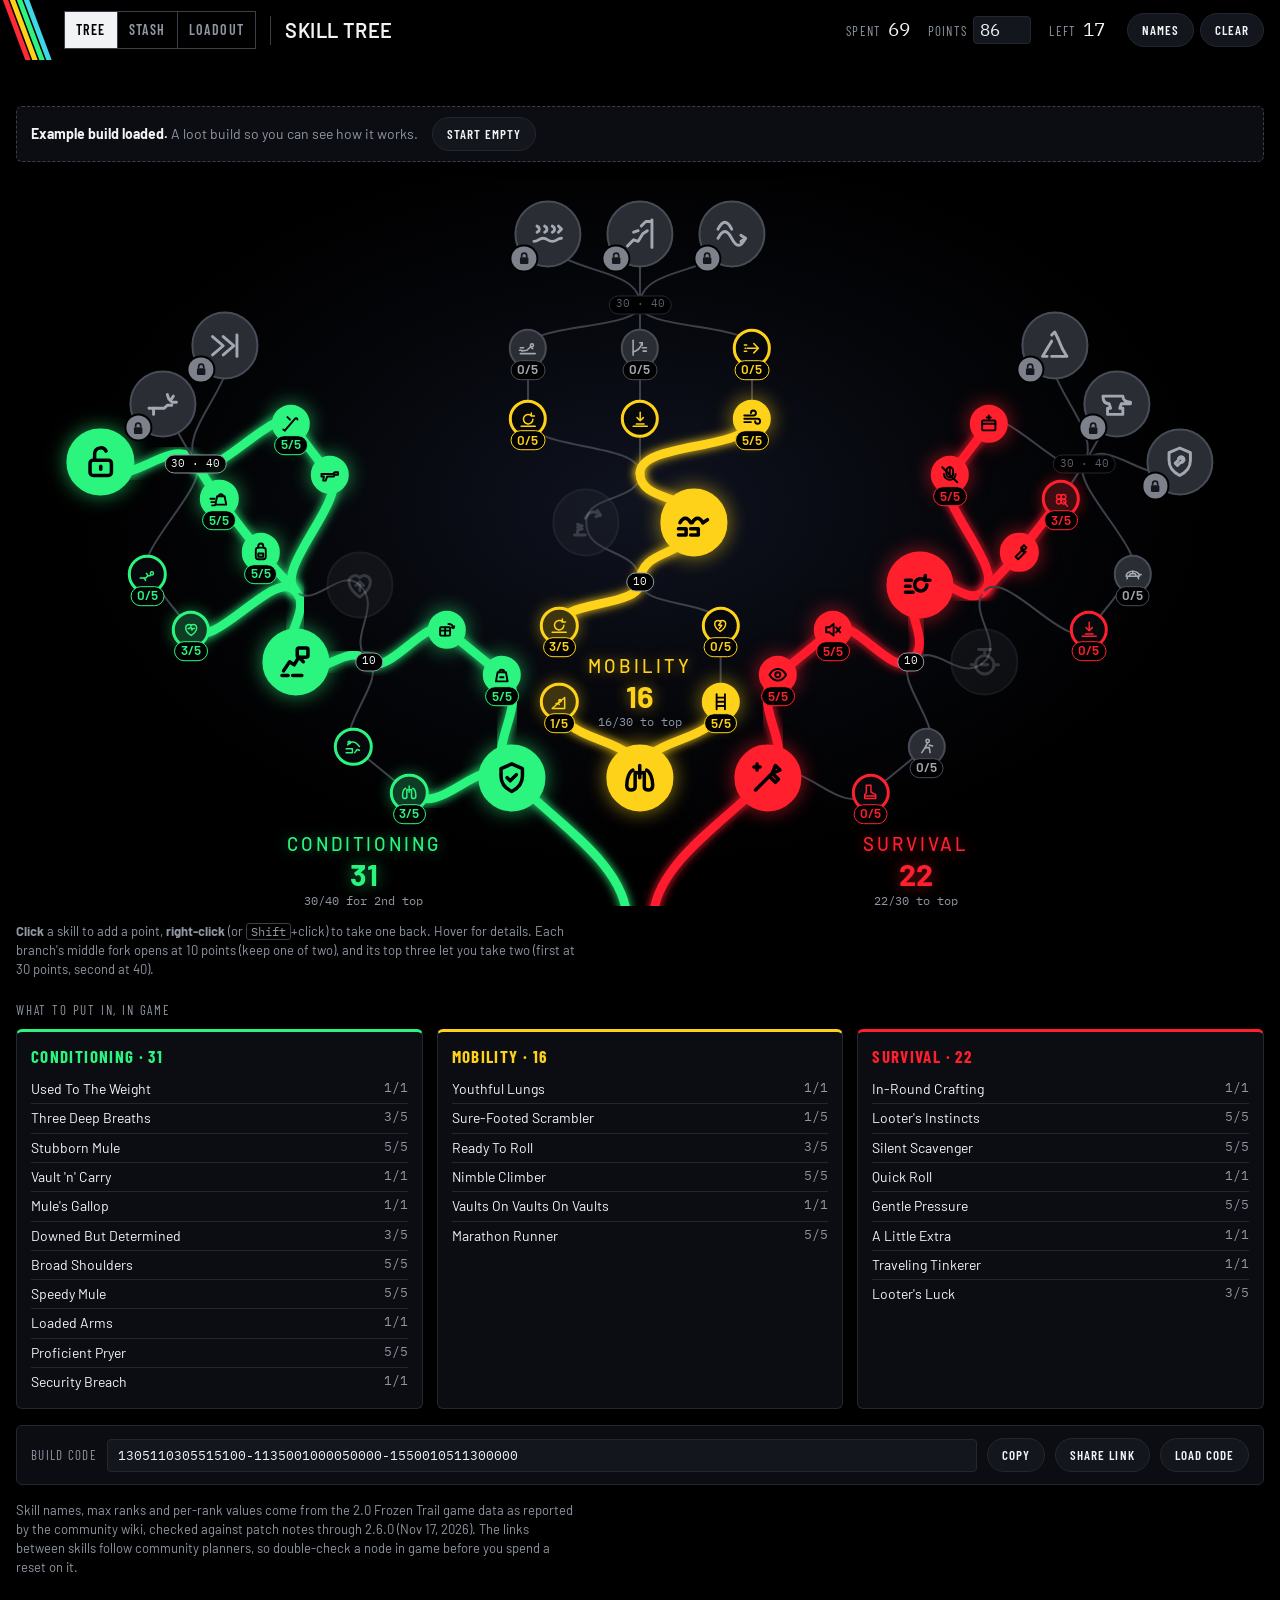
<file: index.html>
<!doctype html>
<html lang="en">
<head>
<meta charset="utf-8">
<meta name="viewport" content="width=device-width,initial-scale=1,viewport-fit=cover">
<title>Raider Skill Planner</title>
<meta name="description" content="Plan your ARC Raiders 2.0 skill tree: Conditioning, Mobility and Survival.">
<meta name="theme-color" content="#000000">
<meta name="format-detection" content="telephone=no">
<meta name="app-version" content="202611210040">
<link rel="icon" type="image/png" sizes="32x32" href="icons/favicon-32.png">
<link rel="icon" type="image/png" sizes="64x64" href="icons/favicon-64.png">
<link rel="apple-touch-icon" href="icons/apple-touch-icon.png">
<link rel="manifest" href="manifest.webmanifest">
<meta name="apple-mobile-web-app-capable" content="yes">
<meta name="mobile-web-app-capable" content="yes">
<meta name="apple-mobile-web-app-title" content="Skill Tree">
<meta name="apple-mobile-web-app-status-bar-style" content="black-translucent">
<link rel="preconnect" href="https://fonts.googleapis.com">
<link rel="stylesheet" href="https://fonts.googleapis.com/css2?family=Barlow+Condensed:wght@500;600;700&family=Barlow:wght@400;500;600;700&family=IBM+Plex+Mono:wght@500&display=swap">
<link rel="stylesheet" href="css/skill-tree.css?v=202611210040">
</head>
<body>
<header class="bar">
  <div class="brand">
    <svg class="stripes" viewBox="0 0 60 96" aria-hidden="true"><g fill="none" stroke-width="5"><path d="M4 0 L40 96" stroke="#ff2a36"/><path d="M11 0 L47 96" stroke="#ffd21a"/><path d="M18 0 L54 96" stroke="#2bf57f"/><path d="M25 0 L61 96" stroke="#3fd6e8"/></g></svg>
    <nav class="pages" aria-label="Sections"><a href="./" aria-label="Skill tree" aria-current="page"><svg viewBox="0 0 24 24" aria-hidden="true"><path d="M12 21V9M12 13 6 8M12 11l6-5M6 8V4M18 6V3"/><circle cx="12" cy="21" r="1.5"/><circle cx="6" cy="4" r="1.5"/><circle cx="18" cy="3" r="1.5"/><circle cx="12" cy="8" r="1.5"/></svg><span>Tree</span></a><a href="inventory.html" aria-label="Stash"><svg viewBox="0 0 24 24" aria-hidden="true"><path d="M3 8h18v12H3zM3 8l2-4h14l2 4M9 12h6"/></svg><span>Stash</span></a><a href="loadout.html" aria-label="Loadout"><svg viewBox="0 0 24 24" aria-hidden="true"><circle cx="12" cy="12" r="7"/><path d="M12 2v6M12 16v6M2 12h6M16 12h6"/></svg><span>Loadout</span></a></nav>
    <h1>Skill Tree</h1>
  </div>
  <div class="stats">
    <div class="stat"><span class="lab">Spent</span><span class="num" id="spent">0</span></div>
    <div class="stat"><label class="lab" for="availMax">Points</label><input id="availMax" type="number" inputmode="numeric" min="0" max="200" value="86"></div>
    <div class="stat"><span class="lab">Left</span><span class="num" id="leftMax">86</span></div>
  </div>
  <button class="btn menu-btn" id="menuBtn" type="button" aria-expanded="false" aria-controls="extras">Build</button>
  <div class="tools">
    <button class="btn" id="namesBtn" type="button" aria-pressed="false">Names</button>
    <button class="btn danger" id="resetAll" type="button">Clear</button>
  </div>
</header>

<div class="wrap">
  <div class="msg ok" id="msg" role="status" aria-live="polite"></div>
  <div class="example" id="exampleBox" hidden>
    <span><strong>Example build loaded.</strong><span class="ex-long"> A loot build so you can see how it works.</span></span>
    <button class="btn" id="clearExample" type="button">Start empty</button>
  </div>

  <nav class="tabs" id="tabs" role="tablist" aria-label="Branch" hidden>
    <button type="button" role="tab" data-v="c" style="--c:var(--cond)">Cond<span data-tt="c"></span></button>
    <button type="button" role="tab" data-v="m" style="--c:var(--mob)">Mobility<span data-tt="m"></span></button>
    <button type="button" role="tab" data-v="s" style="--c:var(--surv)">Survival<span data-tt="s"></span></button>
  </nav>
  <div class="branch-head" id="branchHead" hidden></div>
  <div class="scroller"><div class="field glow" id="field"></div></div>
  <section class="extras" id="extras">
  <div class="extras-hd"><h2>Your build</h2><button class="btn" id="menuDone" type="button">Done</button></div>
  <div class="extras-tools" id="extrasTools"></div>

  <p class="help" id="help"><strong>Click</strong> a skill to add a point, <strong>right-click</strong> (or <kbd>Shift</kbd>+click) to take one back. Hover for details. Each branch's middle fork opens at 10 points (keep one of two), and its top three let you take two (first at 30 points, second at 40).</p>

  <div class="sectlab">What to put in, in game</div>
  <div class="summary" id="summary"></div>

  <div class="code">
    <span class="lab">Build code</span>
    <input id="codeBox" aria-label="Build code" spellcheck="false">
    <button class="btn" id="copyCode" type="button">Copy</button>
    <button class="btn" id="copyLink" type="button">Share link</button>
    <button class="btn" id="loadCode" type="button">Load code</button>
  </div>
  <p class="help">Skill names, max ranks and per-rank values come from the 2.0 Frozen Trail game data as reported by the community wiki, checked against patch notes through 2.6.0 (Nov 17, 2026). The links between skills follow community planners, so double-check a node in game before you spend a reset on it.</p>
  </section>
</div>

<div class="tip" id="tip" hidden></div>
<script src="js/skill-data.js?v=202611210040"></script>
<script src="js/icons.js?v=202611210040"></script>
<script src="js/skill-tree.js?v=202611210040"></script>
</body>
</html>
</file>
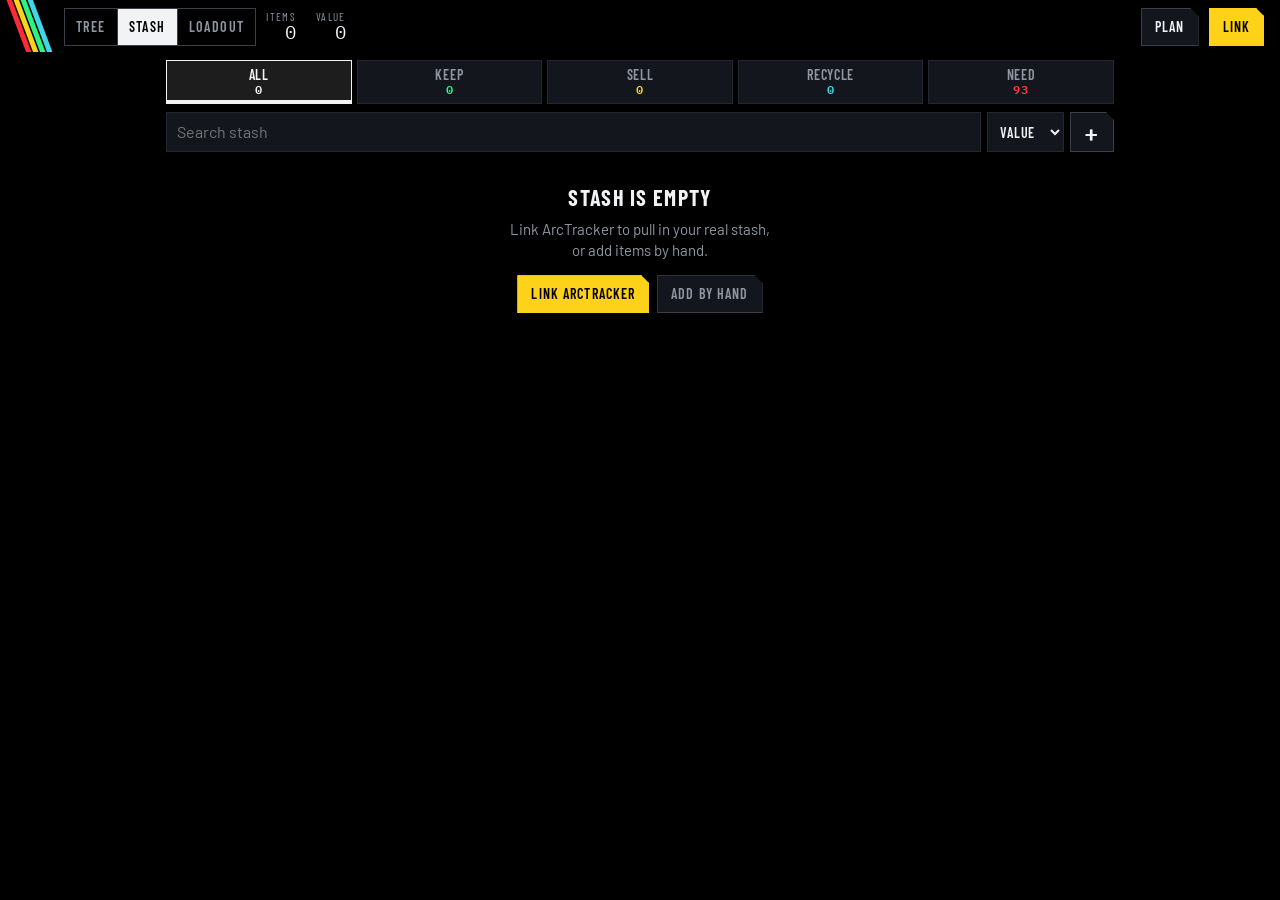
<file: inventory.html>
<!doctype html>
<html lang="en">
<head>
<meta charset="utf-8">
<meta name="viewport" content="width=device-width,initial-scale=1,viewport-fit=cover">
<title>Raider Stash</title>
<meta name="description" content="ARC Raiders stash manager: what to keep, sell or recycle, and what you still need for upgrades, projects and quests.">
<meta name="theme-color" content="#000000">
<meta name="format-detection" content="telephone=no">
<meta name="app-version" content="202611210040">
<link rel="icon" type="image/png" sizes="32x32" href="icons/favicon-32.png">
<link rel="icon" type="image/png" sizes="64x64" href="icons/favicon-64.png">
<link rel="apple-touch-icon" href="icons/apple-touch-icon.png">
<link rel="manifest" href="manifest.webmanifest">
<meta name="apple-mobile-web-app-capable" content="yes">
<meta name="mobile-web-app-capable" content="yes">
<meta name="apple-mobile-web-app-title" content="Skill Tree">
<meta name="apple-mobile-web-app-status-bar-style" content="black-translucent">
<link rel="preconnect" href="https://fonts.googleapis.com">
<link rel="stylesheet" href="https://fonts.googleapis.com/css2?family=Barlow+Condensed:wght@500;600;700&family=Barlow:wght@400;500;600;700&family=IBM+Plex+Mono:wght@500&display=swap">
<link rel="stylesheet" href="css/inventory.css?v=202611210040">
</head>
<body>
<header class="ibar" id="bar">
  <svg class="stripes" viewBox="0 0 60 96" aria-hidden="true"><g fill="none" stroke-width="5"><path d="M4 0 L40 96" stroke="#ff2a36"/><path d="M11 0 L47 96" stroke="#ffd21a"/><path d="M18 0 L54 96" stroke="#2bf57f"/><path d="M25 0 L61 96" stroke="#3fd6e8"/></g></svg>
  <nav class="pages" aria-label="Sections"><a href="./" aria-label="Skill tree"><svg viewBox="0 0 24 24" aria-hidden="true"><path d="M12 21V9M12 13 6 8M12 11l6-5M6 8V4M18 6V3"/><circle cx="12" cy="21" r="1.5"/><circle cx="6" cy="4" r="1.5"/><circle cx="18" cy="3" r="1.5"/><circle cx="12" cy="8" r="1.5"/></svg><span>Tree</span></a><a href="inventory.html" aria-label="Stash" aria-current="page"><svg viewBox="0 0 24 24" aria-hidden="true"><path d="M3 8h18v12H3zM3 8l2-4h14l2 4M9 12h6"/></svg><span>Stash</span></a><a href="loadout.html" aria-label="Loadout"><svg viewBox="0 0 24 24" aria-hidden="true"><circle cx="12" cy="12" r="7"/><path d="M12 2v6M12 16v6M2 12h6M16 12h6"/></svg><span>Loadout</span></a></nav>
  <div class="istats">
    <div class="istat"><span class="lab">Items</span><span class="num" id="statItems">0</span></div>
    <div class="istat"><span class="lab">Value</span><span class="num" id="statValue">0</span></div>
  </div>
  <span class="spacer"></span>
  <button class="abtn" id="planBtn" type="button">Plan</button>
  <button class="abtn hot" id="linkBtn" type="button">Link</button>
</header>

<main class="imain">
  <div class="filters" id="filters" role="tablist" aria-label="Show">
    <button type="button" role="tab" data-f="all">All<span></span></button>
    <button type="button" role="tab" data-f="keep" style="--c:var(--keep)">Keep<span></span></button>
    <button type="button" role="tab" data-f="sell" style="--c:var(--sell)">Sell<span></span></button>
    <button type="button" role="tab" data-f="recycle" style="--c:var(--recy)">Recycle<span></span></button>
    <button type="button" role="tab" data-f="need" style="--c:var(--need)">Need<span></span></button>
  </div>
  <div class="searchrow">
    <input id="q" type="search" placeholder="Search stash" autocomplete="off" spellcheck="false" aria-label="Search">
    <select id="sort" aria-label="Sort">
      <option value="value">Value</option>
      <option value="name">Name</option>
      <option value="qty">Qty</option>
      <option value="rarity">Rarity</option>
    </select>
    <button class="abtn sq" id="addBtn" type="button" aria-label="Add item">+</button>
  </div>
  <div class="note" id="note"></div>
  <ul class="list" id="list"></ul>
</main>

<!-- item details -->
<div class="scrim" id="scrim" hidden></div>
<section class="sheet" id="itemSheet" hidden aria-label="Item"></section>

<!-- full-screen panels -->
<section class="panel" id="addPanel" hidden aria-label="Add item">
  <div class="phd"><h2>Add item</h2><button class="abtn" data-close type="button">Done</button></div>
  <input id="addQ" type="search" placeholder="Search all items" autocomplete="off" spellcheck="false" aria-label="Search all items">
  <ul class="list compact" id="addList"></ul>
</section>

<section class="panel" id="linkPanel" hidden aria-label="Link ArcTracker">
  <div class="phd"><h2>Your stash</h2><button class="abtn" data-close type="button">Done</button></div>
  <div class="card" id="linkStatus"></div>
  <div class="card">
    <h3>ArcTracker link</h3>
    <label class="fld"><span>App key</span><input id="appKey" placeholder="arc_k1_..." autocomplete="off" autocapitalize="off" spellcheck="false"></label>
    <label class="fld"><span>Your key</span><input id="userKey" placeholder="arc_u1_..." autocomplete="off" autocapitalize="off" spellcheck="false"></label>
    <div class="row">
      <button class="abtn hot grow" id="syncBtn" type="button">Save &amp; sync</button>
      <button class="abtn" id="forgetBtn" type="button">Forget keys</button>
    </div>
    <p class="fine">Keys stay on this device only. They are never sent anywhere except ArcTracker.</p>
    <details class="steps">
      <summary>How to get the keys (about 10 min, once)</summary>
      <ol>
        <li>On <a href="https://arctracker.io" target="_blank" rel="noopener">arctracker.io</a>, sign in and link your ARC Raiders account so it can see your stash.</li>
        <li>Open <a href="https://arctracker.io/developers/apps" target="_blank" rel="noopener">Developers › Apps</a> and register an app (any name, e.g. "My Companion"). Copy the <b>app key</b> (arc_k1_…).</li>
        <li>Open <a href="https://arctracker.io/settings" target="_blank" rel="noopener">Settings › Developer Access</a> and create a personal key. Tick <b>stash:read</b>, plus <b>hideout:read</b>, <b>quests:read</b> and <b>projects:read</b> so your plan fills in by itself. Copy it (arc_u1_…).</li>
        <li>Paste both keys above and tap <b>Save &amp; sync</b>.</li>
      </ol>
    </details>
  </div>
  <div class="card">
    <h3>No link? Type or paste it</h3>
    <p class="fine">Use <b>+</b> on the main screen to add items one by one, or paste a list here: one item per line, like <code>Rusted Gear x4</code> or <code>Wires, 12</code>. JSON from Export works too.</p>
    <textarea id="importBox" rows="5" spellcheck="false" placeholder="Metal Parts x40&#10;Wires, 12"></textarea>
    <div class="row">
      <button class="abtn grow" id="importAdd" type="button">Add to stash</button>
      <button class="abtn grow" id="importReplace" type="button">Replace stash</button>
    </div>
    <div class="row">
      <button class="abtn grow" id="exportBtn" type="button">Copy export</button>
      <button class="abtn danger grow" id="clearBtn" type="button">Empty stash</button>
    </div>
  </div>
  <p class="fine">Item values and recipes: ArcTracker game data from <span id="dataDate"></span> (<a href="https://github.com/RaidTheory/arcraiders-data" target="_blank" rel="noopener">RaidTheory/arcraiders-data</a>). Fan-made, not affiliated with Embark Studios.</p>
</section>

<section class="panel" id="planPanel" hidden aria-label="Plan">
  <div class="phd"><h2>Plan</h2><button class="abtn" data-close type="button">Done</button></div>
  <p class="fine" id="planSrc"></p>
  <div class="card">
    <h3>Workshop</h3>
    <label class="tog"><input type="checkbox" id="nextOnly"> <span>Only keep for the next level of each station</span></label>
    <ul class="steppers" id="hideoutList"></ul>
  </div>
  <div class="card">
    <h3>Projects</h3>
    <ul class="steppers" id="projectList"></ul>
  </div>
  <div class="card">
    <h3>Quest turn-ins</h3>
    <p class="fine">Tick quests you've finished.</p>
    <ul class="checks" id="questList"></ul>
  </div>
</section>

<div class="toast" id="toast" role="status" aria-live="polite"></div>
<script src="js/game-data.js?v=202611210040"></script>
<script src="js/inventory.js?v=202611210040"></script>
</body>
</html>
</file>
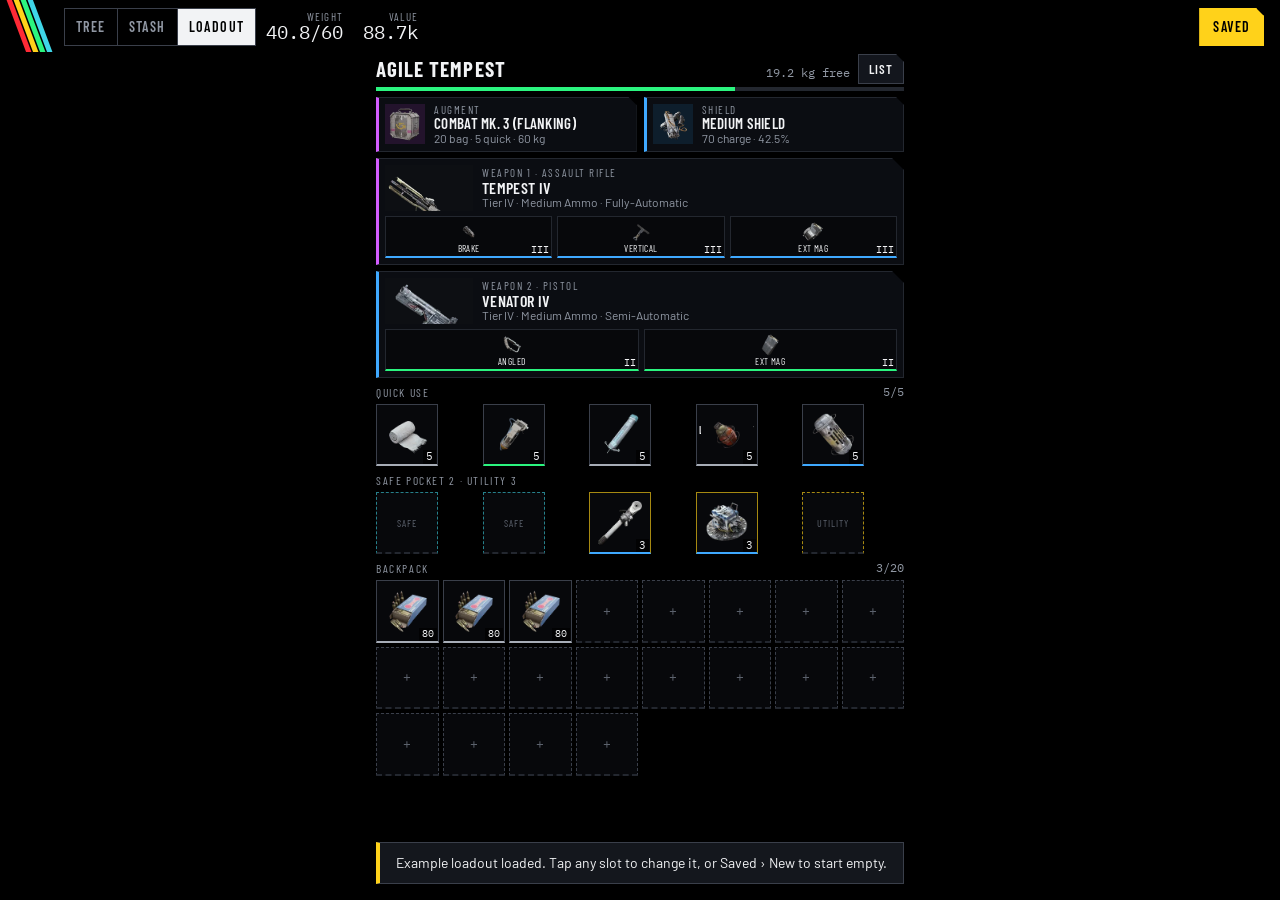
<file: loadout.html>
<!doctype html>
<html lang="en">
<head>
<meta charset="utf-8">
<meta name="viewport" content="width=device-width,initial-scale=1,viewport-fit=cover">
<title>Raider Loadout</title>
<meta name="description" content="ARC Raiders loadout planner: augment, shield, weapons with mods and Amplified upgrades, quick use, safe pocket and backpack.">
<meta name="theme-color" content="#000000">
<meta name="format-detection" content="telephone=no">
<meta name="app-version" content="202611210040">
<link rel="icon" type="image/png" sizes="32x32" href="icons/favicon-32.png">
<link rel="icon" type="image/png" sizes="64x64" href="icons/favicon-64.png">
<link rel="apple-touch-icon" href="icons/apple-touch-icon.png">
<link rel="manifest" href="manifest.webmanifest">
<meta name="apple-mobile-web-app-capable" content="yes">
<meta name="mobile-web-app-capable" content="yes">
<meta name="apple-mobile-web-app-title" content="Skill Tree">
<meta name="apple-mobile-web-app-status-bar-style" content="black-translucent">
<link rel="preconnect" href="https://fonts.googleapis.com">
<link rel="stylesheet" href="https://fonts.googleapis.com/css2?family=Barlow+Condensed:wght@500;600;700&family=Barlow:wght@400;500;600;700&family=IBM+Plex+Mono:wght@500&display=swap">
<link rel="stylesheet" href="css/loadout.css?v=202611210040">
</head>
<body>
<header class="ibar">
  <svg class="stripes" viewBox="0 0 60 96" aria-hidden="true"><g fill="none" stroke-width="5"><path d="M4 0 L40 96" stroke="#ff2a36"/><path d="M11 0 L47 96" stroke="#ffd21a"/><path d="M18 0 L54 96" stroke="#2bf57f"/><path d="M25 0 L61 96" stroke="#3fd6e8"/></g></svg>
  <nav class="pages" aria-label="Sections"><a href="./" aria-label="Skill tree"><svg viewBox="0 0 24 24" aria-hidden="true"><path d="M12 21V9M12 13 6 8M12 11l6-5M6 8V4M18 6V3"/><circle cx="12" cy="21" r="1.5"/><circle cx="6" cy="4" r="1.5"/><circle cx="18" cy="3" r="1.5"/><circle cx="12" cy="8" r="1.5"/></svg><span>Tree</span></a><a href="inventory.html" aria-label="Stash"><svg viewBox="0 0 24 24" aria-hidden="true"><path d="M3 8h18v12H3zM3 8l2-4h14l2 4M9 12h6"/></svg><span>Stash</span></a><a href="loadout.html" aria-label="Loadout" aria-current="page"><svg viewBox="0 0 24 24" aria-hidden="true"><circle cx="12" cy="12" r="7"/><path d="M12 2v6M12 16v6M2 12h6M16 12h6"/></svg><span>Loadout</span></a></nav>
  <div class="istats">
    <div class="istat"><span class="lab">Weight</span><span class="num" id="statW">0</span></div>
    <div class="istat"><span class="lab">Value</span><span class="num" id="statV">0</span></div>
  </div>
  <span class="spacer"></span>
  <button class="abtn hot" id="savedBtn" type="button">Saved</button>
</header>

<main class="lmain" id="main">
  <div class="lname"><button type="button" id="nameBtn"><span id="loName">New loadout</span><small id="loNote"></small></button><button class="abtn" type="button" id="shopBtn">List</button></div>
  <div class="wbar" id="wbar" aria-hidden="true"><b></b></div>

  <div class="row2">
    <button class="slot big" type="button" data-k="aug" id="sAug"></button>
    <button class="slot big" type="button" data-k="shield" id="sShield"></button>
  </div>
  <div class="weap" id="w0"></div>
  <div class="weap" id="w1"></div>

  <div class="grp">
    <div class="glab"><span>Quick use</span><span id="qCount"></span></div>
    <div class="cells" id="quick"></div>
  </div>
  <div class="grp" id="grpX">
    <div class="glab"><span id="xLab">Safe pocket</span><span></span></div>
    <div class="cells" id="xcells"></div>
  </div>
  <div class="grp grow">
    <div class="glab"><span>Backpack</span><span id="bpCount"></span></div>
    <div class="cells bp" id="bp"></div>
  </div>
</main>

<div class="scrim" id="scrim" hidden></div>
<section class="sheet" id="sheet" hidden aria-label="Choose"></section>

<section class="panel" id="savedPanel" hidden aria-label="Loadouts">
  <div class="phd"><h2>Loadouts</h2><button class="abtn" data-close type="button">Done</button></div>
  <div class="card">
    <h3>This loadout</h3>
    <label class="fld"><span>Name</span><input id="nameIn" maxlength="40" autocomplete="off" spellcheck="false"></label>
    <div class="row">
      <button class="abtn hot grow" id="saveBtn" type="button">Save</button>
      <button class="abtn grow" id="newBtn" type="button">New</button>
      <button class="abtn danger grow" id="clearLo" type="button">Clear</button>
    </div>
  </div>
  <div class="card" id="haveCard"></div>
  <div class="card">
    <h3>Saved</h3>
    <ul class="saved" id="savedList"></ul>
  </div>
  <div class="card">
    <h3>Loadout code</h3>
    <textarea id="codeBox" rows="3" spellcheck="false" aria-label="Loadout code"></textarea>
    <div class="row">
      <button class="abtn grow" id="copyCode" type="button">Copy code</button>
      <button class="abtn grow" id="copyLink" type="button">Share link</button>
      <button class="abtn grow" id="loadCode" type="button">Load code</button>
    </div>
  </div>
  <p class="fine">Items, weapons and mods: ArcTracker game data from <span id="dataDate"></span> and <a href="https://github.com/RaidTheory/arcraiders-data" target="_blank" rel="noopener">RaidTheory/arcraiders-data</a>. Augment slot counts from community guides, checked against patch notes through 2.6.0 (Nov 17, 2026). Amplified upgrades follow the ARC Raiders Wiki. Fan-made, not affiliated with Embark Studios.</p>
</section>

<section class="panel" id="shopPanel" hidden aria-label="Shopping list">
  <div class="phd"><h2>Shopping list</h2><button class="abtn" data-close type="button">Done</button></div>
  <div class="card" id="shopTop"></div>
  <div class="card"><h3>Gather</h3><ul class="shop" id="shopGather"></ul></div>
  <div class="card"><h3>Craft, in this order</h3><ol class="shop craft" id="shopCraft"></ol></div>
  <div class="card" id="shopUsedCard"><h3>Already in your stash</h3><ul class="shop" id="shopUsed"></ul></div>
  <div class="row"><button class="abtn hot grow" id="copyShop" type="button">Copy list</button></div>
  <p class="fine" id="shopNote"></p>
</section>

<div class="toast" id="toast" role="status" aria-live="polite"></div>
<script src="js/item-icons.js?v=202611210040"></script>
<script src="js/loadout-data.js?v=202611210040"></script>
<script src="js/loadout.js?v=202611210040"></script>
</body>
</html>
</file>
<file: css/skill-tree.css>
/* In-game look: pure black field, three thick neon branches from one trunk, filled circle nodes with line icons. */
:root{
  --bg:#000; --panel:#0b0d12; --panel2:#13161d; --line:#23272f; --line-hi:#3a3f4a;
  --fg:#f2f3f5; --muted:#9097a3; --faint:#5b616c;
  --cond:#2bf57f; --mob:#ffd21a; --surv:#ff1f2d; --warn:#ffb020;
  --off-fill:#2a2d34; --off-ring:#474c56; --off-icon:#a3a9b3; --off-line:#3c4049;
  --display:"Barlow Condensed","Arial Narrow",system-ui,sans-serif;
  --body:"Barlow",system-ui,-apple-system,"Segoe UI",sans-serif;
  --mono:"IBM Plex Mono",ui-monospace,Menlo,Consolas,monospace;
  color-scheme:dark;
}
*{box-sizing:border-box}
html,body{margin:0;background:var(--bg)}
body{color:var(--fg);font-family:var(--body);font-size:15px;line-height:1.45;padding-bottom:calc(40px + env(safe-area-inset-bottom,0px))}
button{font:inherit}
[hidden]{display:none!important}

/* header, like the in-game top bar */
.bar{position:sticky;top:0;z-index:15;background:rgba(0,0,0,.94);backdrop-filter:blur(6px);
  padding:10px max(16px,env(safe-area-inset-right,0px)) 10px 0;padding-top:max(10px,env(safe-area-inset-top,0px));
  display:flex;flex-wrap:wrap;align-items:center;gap:8px 22px;overflow:hidden}
.brand{display:flex;align-items:center;gap:14px;min-height:40px;padding-left:max(64px,calc(48px + env(safe-area-inset-left,0px)));position:relative}
.stripes{position:absolute;left:-6px;top:-30px;width:60px;height:96px;pointer-events:none}
.brand img{width:34px;height:34px;border-radius:8px}
.brand h1{margin:0;font-family:var(--body);font-weight:600;font-size:20px;letter-spacing:.02em;text-transform:uppercase;padding-left:14px;border-left:1px solid var(--line-hi)}
.stats{display:flex;flex-wrap:wrap;align-items:center;gap:6px 18px;margin-left:auto}
.stat{display:flex;align-items:baseline;gap:6px}
.lab{font-family:var(--display);font-size:13px;letter-spacing:.1em;text-transform:uppercase;color:var(--muted)}
.num{font-family:var(--mono);font-size:19px;font-variant-numeric:tabular-nums}
.num.over{color:var(--warn)} .num.neg{color:var(--surv)}
.stat input{width:58px;background:var(--panel2);border:1px solid var(--line);color:var(--fg);border-radius:4px;padding:2px 6px;font-family:var(--mono);font-size:17px}
.stat input:focus-visible{outline:2px solid var(--mob);outline-offset:1px}
.tools{display:flex;gap:6px}
button.btn{font-family:var(--display);font-weight:600;letter-spacing:.08em;text-transform:uppercase;font-size:13px;background:var(--panel2);color:var(--fg);border:1px solid var(--line);border-radius:999px;padding:6px 14px;cursor:pointer;min-height:34px}
button.btn:hover{border-color:var(--line-hi)}
button.btn[aria-pressed=true]{border-color:var(--fg)}
button.btn:focus-visible{outline:2px solid var(--mob);outline-offset:1px}
button.btn.danger:hover{border-color:var(--surv);color:var(--surv)}

.wrap{max-width:1600px;margin:0 auto;padding:0 max(16px,env(safe-area-inset-right,0px)) 0 max(16px,env(safe-area-inset-left,0px));display:flex;flex-direction:column;gap:16px}
.msg{min-height:22px;font-size:14px;color:var(--warn);margin-top:8px}
.msg.ok{color:var(--muted)}
.example{background:var(--panel);border:1px dashed var(--line-hi);border-radius:6px;padding:10px 14px;font-size:14px;color:var(--muted);display:flex;flex-wrap:wrap;gap:8px 14px;align-items:center}
.example strong{color:var(--fg)}
.help{color:var(--muted);font-size:13px;max-width:80ch;margin:0}
.help kbd{font-family:var(--mono);font-size:12px;border:1px solid var(--line-hi);border-radius:3px;padding:0 4px}

/* the tree field */
.scroller{overflow-x:auto;overflow-y:hidden;-webkit-overflow-scrolling:touch;margin:0 calc(-1 * max(16px,env(safe-area-inset-left,0px)));
  background:radial-gradient(ellipse 45% 50% at 50% 45%,#0f1320 0%,#05060a 60%,#000 100%)}
.field{position:relative;width:100%;min-width:900px;aspect-ratio:1600/910;container-type:inline-size;margin:0 auto;max-width:1600px}
.field svg.wires{position:absolute;inset:0;width:100%;height:100%;overflow:visible}
.e{fill:none;stroke:var(--off-line);stroke-width:2.5;stroke-linecap:round;transition:stroke .2s,stroke-width .2s}
.e.lit{stroke-width:11}
.e.lit.c{stroke:var(--cond)} .e.lit.m{stroke:var(--mob)} .e.lit.s{stroke:var(--surv)}
.e.trunk{stroke-width:11}
.e.trunk.c{stroke:var(--cond)} .e.trunk.m{stroke:var(--mob)} .e.trunk.s{stroke:var(--surv)}
.e.trunk:not(.lit){opacity:.35}
.glow .e.lit{filter:url(#gl)}

.node{position:absolute;transform:translate(-50%,-50%);--c:var(--cond)}
.node[data-b=m]{--c:var(--mob)} .node[data-b=s]{--c:var(--surv)}
.node button{display:grid;place-items:center;width:var(--d);height:var(--d);border-radius:50%;padding:0;cursor:pointer;
  border:.22cqw solid var(--off-ring);background:var(--off-fill);color:var(--off-icon);
  transition:background .15s,border-color .15s,color .15s,box-shadow .15s,transform .1s}
.node button svg{width:58%;height:58%}
.node.sm{--d:3cqw} .node.xl{--d:5.25cqw}
.node.sm button{border-width:.18cqw}
.node.open button{border-color:var(--c);background:#07080b;color:var(--c);border-width:.24cqw}
.node.partial button{border-color:var(--c);background:color-mix(in srgb,var(--c) 22%,#07080b);color:var(--c);border-width:.3cqw;box-shadow:0 0 1.2cqw color-mix(in srgb,var(--c) 45%,transparent)}
.node.maxed button{border-color:var(--c);background:var(--c);color:#000;box-shadow:0 0 1.6cqw color-mix(in srgb,var(--c) 60%,transparent)}
.node.maxed button svg{stroke-width:2.3}
.node.closed button{opacity:.3}
.node button:hover{filter:brightness(1.25)}
.node button:active{transform:scale(.93)}
.node button:focus-visible{outline:2px solid var(--fg);outline-offset:3px}
.node.sel button{outline:.25cqw solid var(--fg);outline-offset:.35cqw}
.pill{position:absolute;left:50%;top:100%;transform:translate(-50%,-38%);font-family:var(--body);font-weight:600;font-size:1.05cqw;line-height:1;padding:.18cqw .45cqw;border-radius:2cqw;
  background:#000;border:.14cqw solid var(--off-ring);color:var(--off-icon);white-space:nowrap;pointer-events:none}
.node.open .pill,.node.partial .pill,.node.maxed .pill{border-color:var(--c);color:var(--c)}
.node .lock{position:absolute;left:-4%;bottom:-4%;width:36%;height:36%;border-radius:50%;background:#7c818b;display:grid;place-items:center;pointer-events:none;box-shadow:0 0 0 .15cqw #000}
.node .lock svg{width:56%;height:56%}
.nm{position:absolute;left:50%;top:100%;transform:translate(-50%,1cqw);width:8cqw;text-align:center;font-size:.9cqw;line-height:1.1;color:var(--muted);pointer-events:none;display:none;text-wrap:balance}
.node.sm .nm{transform:translate(-50%,1.5cqw)}
.shownames .nm{display:block}
.node.partial .nm,.node.maxed .nm{color:var(--fg)}

.blab{position:absolute;transform:translate(-50%,-50%);text-align:center;pointer-events:none;--c:var(--cond)}
.blab[data-b=m]{--c:var(--mob)} .blab[data-b=s]{--c:var(--surv)}
.blab span{display:block;font-family:var(--body);font-weight:500;font-size:1.45cqw;letter-spacing:.16em;color:var(--c);text-shadow:0 0 1cqw color-mix(in srgb,var(--c) 50%,transparent)}
.blab b{display:block;font-family:var(--body);font-weight:700;font-size:2.4cqw;line-height:1.05;color:var(--c);text-shadow:0 0 1.2cqw color-mix(in srgb,var(--c) 55%,transparent)}
.blab small{display:block;font-family:var(--mono);font-size:.9cqw;color:var(--muted);margin-top:.2cqw;letter-spacing:0}
.gate{position:absolute;transform:translate(-50%,-50%);font-family:var(--mono);font-size:.85cqw;color:var(--faint);background:#000;padding:.05cqw .45cqw;border:.1cqw solid var(--line);border-radius:2cqw;white-space:nowrap;pointer-events:none}
.gate.hit{color:var(--fg);border-color:var(--muted)}

/* tooltip / phone sheet */
.tip{position:fixed;z-index:20;width:300px;max-width:calc(100vw - 24px);background:#0b0c10;border:1px solid var(--line-hi);border-top:3px solid var(--c);border-radius:6px;padding:12px 14px;box-shadow:0 10px 30px rgba(0,0,0,.7);pointer-events:none;--c:var(--cond)}
.tip[data-b=m]{--c:var(--mob)} .tip[data-b=s]{--c:var(--surv)}
.tip .hd{display:flex;gap:10px;align-items:center}
.tip .ic{flex:0 0 38px;height:38px;border-radius:50%;display:grid;place-items:center;border:2px solid var(--c);color:var(--c)}
.tip .ic svg{width:60%;height:60%}
.tip h3{font-family:var(--display);font-size:20px;font-weight:700;margin:0;letter-spacing:.03em;text-transform:uppercase;line-height:1.1}
.tip .tag{font-family:var(--display);font-size:12px;letter-spacing:.12em;text-transform:uppercase;color:var(--c);margin-top:1px}
.tip .rk{font-family:var(--mono);font-size:13px;color:var(--muted);margin-top:6px}
.tip p{margin:6px 0 0;font-size:14px}
.tip ol{list-style:none;margin:8px 0 0;padding:0;display:flex;flex-wrap:wrap;gap:4px}
.tip ol li{font-family:var(--mono);font-size:11.5px;padding:2px 6px;border:1px solid var(--line);border-radius:3px;color:var(--muted)}
.tip ol li.on{border-color:var(--c);color:var(--fg)}
.tip ol li.next{border-style:dashed;border-color:var(--c)}
.tip .st{margin-top:9px;font-size:13px;color:var(--muted)}
.tip .st.warn{color:var(--warn)}
.tip .ctl{display:none;gap:8px;margin-top:10px}
.tip.sheet{pointer-events:auto;left:max(12px,env(safe-area-inset-left,0px))!important;right:max(12px,env(safe-area-inset-right,0px));bottom:calc(12px + env(safe-area-inset-bottom,0px));top:auto!important;width:auto;max-width:none}
.tip.sheet .ctl{display:flex}
.ctl button{flex:1;font-family:var(--mono);font-size:22px;padding:8px;min-height:46px;background:var(--panel2);color:var(--fg);border:1px solid var(--line-hi);border-radius:4px;cursor:pointer}
.ctl button.x{flex:0 0 auto;font-family:var(--display);font-size:13px;letter-spacing:.1em;text-transform:uppercase;padding:8px 14px}

/* summary + build code */
.sectlab{font-family:var(--display);font-size:13px;letter-spacing:.14em;text-transform:uppercase;color:var(--muted);margin:6px 0 -6px}
.summary{display:grid;grid-template-columns:repeat(auto-fit,minmax(240px,1fr));gap:14px}
.sumcol{background:var(--panel);border:1px solid var(--line);border-top:3px solid var(--c);border-radius:6px;padding:12px 14px;min-width:0}
.sumcol h2{font-family:var(--display);font-size:17px;letter-spacing:.08em;text-transform:uppercase;margin:0 0 6px;color:var(--c)}
.sumcol ul{list-style:none;margin:0;padding:0;font-size:14px}
.sumcol li{display:flex;justify-content:space-between;gap:10px;padding:4px 0;border-bottom:1px solid var(--line)}
.sumcol li:last-child{border-bottom:0}
.sumcol li span:last-child{font-family:var(--mono);font-size:13px;color:var(--muted);white-space:nowrap}
.sumcol .none{color:var(--faint);font-size:14px}
.code{background:var(--panel);border:1px solid var(--line);border-radius:6px;padding:12px 14px;display:flex;flex-wrap:wrap;gap:10px;align-items:center}
.code input{flex:1 1 280px;min-width:0;background:var(--panel2);border:1px solid var(--line);color:var(--fg);border-radius:4px;padding:7px 10px;font-family:var(--mono);font-size:13px}
@media (max-width:700px){.bar{position:static}.brand h1{font-size:17px}.stripes{top:-12px;height:58px;width:40px}.brand{padding-left:52px}}
@media (prefers-reduced-motion:reduce){*{transition:none!important}}

/* ---------- phones: one branch at a time, zoomed to fit ---------- */
.node button,.tabs button,.btn,.ctl button{touch-action:manipulation;-webkit-tap-highlight-color:transparent}
.tabs{display:flex;gap:6px;position:sticky;top:0;z-index:12;background:#000;padding:8px 0 10px;margin-bottom:-10px}
.tabs button{flex:1 1 0;min-width:0;min-height:44px;border-radius:999px;border:1px solid var(--line);background:var(--panel2);color:var(--muted);
  font-family:var(--display);font-weight:600;font-size:15px;letter-spacing:.06em;text-transform:uppercase;cursor:pointer;display:flex;align-items:center;justify-content:center;gap:5px;padding:0 6px}
.tabs button span{font-family:var(--mono);font-size:13px;color:var(--c)}
.tabs button[aria-selected=true]{border-color:var(--c);color:var(--c);background:color-mix(in srgb,var(--c) 12%,#000)}
.tabs button[data-v=all]{flex:0 0 auto;padding:0 14px}
body.phone .scroller{overflow:hidden;position:relative;height:var(--vh,400px);transition:height .3s ease;touch-action:pan-y}
body.phone .field{position:absolute;left:0;top:0;width:var(--fw);min-width:0;max-width:none;aspect-ratio:auto;height:var(--fh);
  transform-origin:0 0;transform:var(--tf);transition:transform .35s ease}
body.phone .node button::before{content:"";position:absolute;inset:-14px;border-radius:50%}
body.phone .node button{position:relative}
body.phone .node.xl button::before{inset:-8px}
body.phone.view-all .node{pointer-events:none}
body.phone .gate{font-size:15px}
body.phone .field .pill{font-size:19px;padding:3px 8px;border-width:2px}
body.phone .blab small{font-size:17px}
body.phone .wrap{gap:12px}
body.phone .example{padding:8px 12px;font-size:13px}
body.phone .example .ex-long{display:none}
body.phone .tip.sheet{border-radius:14px;padding:14px 16px 12px;box-shadow:0 -6px 30px rgba(0,0,0,.8)}
body.phone .tip.sheet .ctl button{min-height:52px}
body.phone .summary{grid-template-columns:1fr}
body.phone .code input{font-size:16px}
body.phone .tabs{top:0}
@media (max-width:760px){
  .bar{gap:6px 10px;padding-bottom:8px}
  .brand{min-height:34px}
  .brand img{width:28px;height:28px}
  .tools{margin-left:auto}
  .stats{order:3;width:100%;margin:0;padding-left:16px;justify-content:space-between;gap:4px 10px}
  .stripes{top:-12px;height:50px;width:38px}
  .stat input{width:46px;font-size:16px;padding:3px 4px}
  .num{font-size:17px}
  .lab{font-size:12px}
}


/* phones: branches you're not focused on fade back */
body.phone .field.dragging{transition:none}
body.phone .field :is(.node,.blab,.gate,.e){transition:opacity .35s ease,filter .35s ease,stroke .2s,stroke-width .2s}
body.phone[data-focus=c] .field :is(.node,.blab,.gate):not([data-b=c]),body.phone[data-focus=c] .field .e:not(.c),
body.phone[data-focus=m] .field :is(.node,.blab,.gate):not([data-b=m]),body.phone[data-focus=m] .field .e:not(.m),
body.phone[data-focus=s] .field :is(.node,.blab,.gate):not([data-b=s]),body.phone[data-focus=s] .field .e:not(.s){
  opacity:calc(.28 + .5 * var(--peek,0));filter:saturate(calc(.15 + .85 * var(--peek,0)))}

/* ---------- phones: the whole app is one screen ---------- */
.menu-btn{display:none}
.extras{display:contents}
.extras-hd,.extras-tools{display:none}
body.phone{height:100dvh;overflow:hidden;padding-bottom:0;overscroll-behavior:none}
body.phone .bar{position:relative;flex-wrap:nowrap;padding-top:max(8px,env(safe-area-inset-top,0px));padding-bottom:4px;gap:10px}
body.phone .bar .stats{order:0;width:auto;margin-left:auto;padding-left:0;flex-wrap:nowrap;gap:12px}
body.phone .brand{padding-left:46px}
body.phone .brand h1{display:none}
body.phone .stripes{top:-14px;height:56px;width:40px}
body.phone .menu-btn{display:inline-block;min-height:38px}
body.phone .wrap{height:calc(100dvh - var(--barh,60px));display:flex;flex-direction:column;gap:0;padding-bottom:env(safe-area-inset-bottom,0px)}
body.phone .tabs{position:static;margin:0;padding:6px 0 8px}
body.phone .scroller{flex:1 1 auto;height:auto;min-height:0}
body.phone .example{display:none!important}
body.phone .msg{cursor:pointer;position:fixed;z-index:25;left:50%;transform:translateX(-50%);width:max-content;max-width:calc(100vw - 32px);bottom:calc(16px + env(safe-area-inset-bottom,0px));margin:0;padding:10px 16px;border-radius:4px;border-left-width:4px;background:#1d1708;color:#ffd27a;border:1px solid var(--warn);min-height:0;text-align:center;box-shadow:0 6px 24px rgba(0,0,0,.7)}
body.phone .msg.ok{background:#14171d;color:var(--fg);border-color:var(--line-hi)}
body.phone .msg:empty{display:none}
body.phone .extras{display:block;position:fixed;z-index:22;inset:0;background:#000;overflow-y:auto;-webkit-overflow-scrolling:touch;
  padding:max(14px,env(safe-area-inset-top,0px)) 16px calc(24px + env(safe-area-inset-bottom,0px));transform:translateY(100%);transition:transform .3s ease;visibility:hidden}
body.phone.menu-open .extras{transform:none;visibility:visible}
body.phone .extras>*{margin-bottom:14px}
body.phone .extras-hd{display:flex;align-items:center;justify-content:space-between}
body.phone .extras-hd h2{margin:0;font-family:var(--display);font-size:22px;letter-spacing:.06em;text-transform:uppercase}
body.phone .extras-tools{display:flex;flex-wrap:wrap;align-items:center;justify-content:space-between;gap:10px}
body.phone .extras .sectlab{margin:6px 0 8px}
body.phone .tip.sheet{z-index:24}

/* ---------- phones: angular look (square skills, diamond forks/tops, straight lines) ---------- */
.cnt{display:none}
body.phone .tabs button,body.phone .btn,body.phone .ctl button{border-radius:4px}
body.phone .tip.sheet{border-radius:6px}
body.phone .blab,body.phone .e.trunk,body.phone .node .pill,body.phone .node .lock{display:none!important}
body.phone .glow .e.lit{filter:none}
body.phone .e{stroke-width:2.5;stroke:#353a44;stroke-linecap:square}
body.phone .e.lit{stroke-width:4}
body.phone .node{--d:52px}
body.phone .node.gnode{--d:46px}
body.phone .node button{border-radius:7px;border:2px solid #353a44;background:#1a1d24;color:#5f6570;box-shadow:none}
body.phone .node button svg{display:none}
body.phone .cnt{display:block;font-family:var(--mono);font-weight:500;font-size:19px;line-height:1}
body.phone .node.gnode button{transform:rotate(45deg);border-radius:5px}
body.phone .node.gnode .cnt{transform:rotate(-45deg);font-size:17px}
body.phone .node.gnode button:active{transform:rotate(45deg) scale(.93)}
body.phone .node.open button{border-color:color-mix(in srgb,var(--c) 70%,transparent);background:#14171d;color:var(--fg);box-shadow:none}
body.phone .node.partial button{border-color:var(--c);background:color-mix(in srgb,var(--c) 26%,#16181d);color:var(--fg);box-shadow:none}
body.phone .node.maxed button{border-color:var(--c);background:var(--c);color:#000;box-shadow:none}
body.phone .node.closed button{opacity:.22}
body.phone .node.closed .nm{opacity:.35}
body.phone .node.sel button{outline:2px solid var(--fg);outline-offset:4px}
body.phone .nm{display:block;width:150px;font-size:16px;line-height:1.12;color:var(--muted);transform:translate(-50%,6px)}
body.phone .node.gnode .nm{transform:translate(-50%,14px);width:122px}
body.phone .node.open .nm{color:#c9ced6}
body.phone .node.partial .nm,body.phone .node.maxed .nm{color:var(--fg)}
body.phone .gate{font-size:16px;border-radius:3px;padding:2px 7px;border:1.5px solid #3a3f4a;color:#6c727d;background:#0b0c10}
body.phone .gate.hit{border-color:var(--c,#fff);color:var(--c,#fff)}
body.phone .gate[data-b=c]{--c:var(--cond)} body.phone .gate[data-b=m]{--c:var(--mob)} body.phone .gate[data-b=s]{--c:var(--surv)}
/* branch header */
.branch-head{--c:var(--mob);padding:2px 2px 6px}
.branch-head[data-b=c]{--c:var(--cond)} .branch-head[data-b=s]{--c:var(--surv)}
.bh-top{display:flex;align-items:baseline;justify-content:space-between}
.bh-top h2{margin:0;font-family:var(--display);font-weight:700;font-size:24px;letter-spacing:.05em;text-transform:uppercase;color:var(--c)}
.bh-pts{font-family:var(--mono);font-size:15px;color:var(--muted)}
.bh-pts b{font-family:var(--display);font-size:26px;font-weight:600;color:var(--fg);margin-right:2px}
.bh-bar{position:relative;height:6px;border-radius:2px;background:#22252c;margin:6px 0 18px}
.bh-bar i{position:absolute;left:0;top:0;bottom:0;background:var(--c);border-radius:2px;transition:width .3s}
.bh-bar .tick{position:absolute;top:-4px;width:2px;height:14px;margin-left:-1px;background:#5a606b}
.bh-bar .tick.hit{background:#fff}
.bh-bar .tick em{position:absolute;top:15px;left:50%;transform:translateX(-50%);font-style:normal;font-family:var(--mono);font-size:11px;color:var(--muted)}

/* page switch (Tree / Stash), same look on both pages */
.pages{display:flex;border:1px solid var(--line-hi);flex:0 0 auto}
.pages a{font-family:var(--display);font-weight:600;font-size:14px;letter-spacing:.1em;text-transform:uppercase;color:var(--muted);text-decoration:none;padding:7px 11px;min-height:36px;display:flex;align-items:center;touch-action:manipulation;-webkit-tap-highlight-color:transparent}
.pages a+a{border-left:1px solid var(--line-hi)}
.pages a[aria-current=page]{background:var(--fg);color:#000}
body.phone .bar .pages a{padding:5px 8px;font-size:12.5px;letter-spacing:.06em;min-height:34px}
body.phone .bar{gap:8px}
body.phone .bar .stats{gap:10px}
body.phone .brand{padding-left:42px}

.pages a svg{display:none;width:22px;height:22px;fill:none;stroke:currentColor;stroke-width:1.8;stroke-linecap:round;stroke-linejoin:round}
@media (max-width:420px){.pages a svg{display:block}.pages a span{display:none}.pages a{padding:5px 6px!important;justify-content:center;min-width:36px}}
@media (max-width:380px){.pages a{min-width:32px;padding:5px 4px!important}}
</file>
<file: css/inventory.css>
/* Stash manager: same black field and neon accents as the skill tree, squared-off controls, one screen on phones. */
:root{
  --bg:#000; --panel:#0b0d12; --panel2:#13161d; --line:#23272f; --line-hi:#3a3f4a;
  --fg:#f2f3f5; --muted:#9097a3; --faint:#5b616c;
  --cond:#2bf57f; --mob:#ffd21a; --surv:#ff1f2d; --cyan:#3fd6e8; --warn:#ffb020;
  --keep:#2bf57f; --sell:#ffd21a; --recy:#3fd6e8; --need:#ff3b47; --spare:#9097a3; --gear:#b48cff;
  --r-common:#a7adb7; --r-uncommon:#2bf57f; --r-rare:#3fa9ff; --r-epic:#d35cff; --r-legendary:#ffc21a;
  --display:"Barlow Condensed","Arial Narrow",system-ui,sans-serif;
  --body:"Barlow",system-ui,-apple-system,"Segoe UI",sans-serif;
  --mono:"IBM Plex Mono",ui-monospace,Menlo,Consolas,monospace;
  --cut:8px;
  color-scheme:dark;
}
*{box-sizing:border-box}
html,body{margin:0;background:var(--bg)}
body{color:var(--fg);font-family:var(--body);font-size:15px;line-height:1.4;height:100dvh;overflow:hidden;display:flex;flex-direction:column;overscroll-behavior:none}
button,input,select,textarea{font:inherit;color:inherit}
[hidden]{display:none!important}
a{color:var(--cyan)}
button,a,input,select{touch-action:manipulation;-webkit-tap-highlight-color:transparent}
:focus-visible{outline:2px solid var(--mob);outline-offset:1px}

/* header */
.ibar{position:relative;flex:0 0 auto;display:flex;align-items:center;gap:10px;overflow:hidden;
  padding:max(8px,env(safe-area-inset-top,0px)) max(16px,env(safe-area-inset-right,0px)) 6px max(46px,calc(40px + env(safe-area-inset-left,0px)))}
.stripes{position:absolute;left:-6px;top:max(-14px,calc(env(safe-area-inset-top,0px) - 14px));width:40px;height:56px;pointer-events:none}
.istats{display:flex;gap:12px;align-items:baseline}
.spacer{flex:1 1 auto}
.istat{display:flex;flex-direction:column;align-items:flex-end;line-height:1.05}
.lab{font-family:var(--display);font-size:11px;letter-spacing:.12em;text-transform:uppercase;color:var(--muted)}
.num{font-family:var(--mono);font-size:16px;font-variant-numeric:tabular-nums}

/* page switch, shared look with the planner */
.pages{display:flex;border:1px solid var(--line-hi);flex:0 0 auto}
.pages a{font-family:var(--display);font-weight:600;font-size:14px;letter-spacing:.1em;text-transform:uppercase;color:var(--muted);text-decoration:none;padding:7px 11px;min-height:36px;display:flex;align-items:center}
.pages a+a{border-left:1px solid var(--line-hi)}
.pages a[aria-current=page]{background:var(--fg);color:#000}

/* angular buttons */
.abtn{font-family:var(--display);font-weight:600;font-size:14px;letter-spacing:.08em;text-transform:uppercase;background:var(--panel2);border:1px solid var(--line-hi);
  min-height:38px;padding:6px 13px;cursor:pointer;clip-path:polygon(0 0,calc(100% - var(--cut)) 0,100% var(--cut),100% 100%,0 100%);border-radius:0}
.abtn:active{filter:brightness(1.3)}
.abtn.hot{background:var(--mob);color:#000;border-color:var(--mob)}
.abtn.danger{color:var(--surv);border-color:color-mix(in srgb,var(--surv) 50%,var(--line))}
.abtn.sq{width:44px;padding:0;font-size:24px;font-family:var(--mono);line-height:1}
.abtn.grow{flex:1 1 0}
.abtn[disabled]{opacity:.5}

/* main */
.imain{flex:1 1 auto;min-height:0;display:flex;flex-direction:column;padding:4px max(16px,env(safe-area-inset-right,0px)) 0 max(16px,env(safe-area-inset-left,0px));max-width:980px;width:100%;margin:0 auto}
.filters{display:flex;gap:5px;flex:0 0 auto;padding:4px 0 8px}
.filters button{flex:1 1 0;min-width:0;min-height:44px;border:1px solid var(--line);background:var(--panel2);color:var(--muted);cursor:pointer;--c:var(--fg);
  font-family:var(--display);font-weight:600;font-size:14px;letter-spacing:.05em;text-transform:uppercase;display:flex;flex-direction:column;align-items:center;justify-content:center;line-height:1.05;padding:2px}
.filters button span{font-family:var(--mono);font-size:12px;color:var(--c)}
.filters button[aria-selected=true]{border-color:var(--c);color:var(--c);background:color-mix(in srgb,var(--c) 12%,#000);box-shadow:inset 0 -3px 0 var(--c)}
.searchrow{display:flex;gap:6px;flex:0 0 auto}
.searchrow input,.panel input[type=search]{flex:1 1 auto;min-width:0;background:var(--panel2);border:1px solid var(--line);padding:8px 10px;font-size:16px;border-radius:0;-webkit-appearance:none;appearance:none}
.searchrow select{background:var(--panel2);border:1px solid var(--line);padding:0 8px;font-family:var(--display);font-weight:600;letter-spacing:.06em;text-transform:uppercase;font-size:14px;border-radius:0}
.note{flex:0 0 auto;font-size:13px;color:var(--muted);padding:6px 0 4px;min-height:8px}
.note:empty{padding:2px 0}
.note b{color:var(--fg)}

/* item list */
.list{list-style:none;margin:0;padding:0 0 calc(16px + env(safe-area-inset-bottom,0px));flex:1 1 auto;min-height:0;overflow-y:auto;-webkit-overflow-scrolling:touch;overscroll-behavior:contain;
  margin:0 calc(-1 * max(16px,env(safe-area-inset-right,0px)));padding-left:max(16px,env(safe-area-inset-left,0px));padding-right:max(16px,env(safe-area-inset-right,0px))}
.it{display:grid;grid-template-columns:44px 1fr auto;gap:2px 10px;align-items:center;padding:7px 8px 7px 0;border-bottom:1px solid var(--line);cursor:pointer;--rc:var(--r-common)}
.it:active{background:var(--panel)}
.it .pic{grid-row:span 2;width:44px;height:44px;background:color-mix(in srgb,var(--rc) 16%,#07080b);border-left:3px solid var(--rc);position:relative;display:grid;place-items:center;overflow:hidden}
.it .pic img{width:40px;height:40px;object-fit:contain}
.it .pic i{position:absolute;right:1px;bottom:0;font-style:normal;font-family:var(--mono);font-size:11px;background:rgba(0,0,0,.75);padding:0 3px;line-height:1.3}
.it .nm{font-weight:600;font-size:15px;white-space:nowrap;overflow:hidden;text-overflow:ellipsis;min-width:0}
.it .sub{grid-column:2;font-size:12.5px;color:var(--muted);white-space:nowrap;overflow:hidden;text-overflow:ellipsis;min-width:0}
.it .vd{grid-row:span 2;grid-column:3;text-align:right;display:flex;flex-direction:column;align-items:flex-end;gap:3px}
.tag{font-family:var(--display);font-weight:700;font-size:12px;letter-spacing:.1em;text-transform:uppercase;padding:2px 7px;border:1px solid var(--c);color:var(--c);background:color-mix(in srgb,var(--c) 10%,#000);white-space:nowrap}
.tag.keep{--c:var(--keep)} .tag.sell{--c:var(--sell)} .tag.recycle{--c:var(--recy)} .tag.need{--c:var(--need)} .tag.spare{--c:var(--spare)} .tag.gear{--c:var(--gear)}
.it .vd small{font-family:var(--mono);font-size:12px;color:var(--muted);white-space:nowrap}
.bar2{grid-column:2/4;height:4px;background:var(--line);position:relative;margin-top:3px}
.bar2 b{position:absolute;left:0;top:0;bottom:0;background:var(--need)}
.bar2 b.done{background:var(--keep)}
[data-r=Uncommon]{--rc:var(--r-uncommon)} [data-r=Rare]{--rc:var(--r-rare)} [data-r=Epic]{--rc:var(--r-epic)} [data-r=Legendary]{--rc:var(--r-legendary)}
.list.compact .it{padding-top:5px;padding-bottom:5px}
.empty{padding:22px 4px;color:var(--muted);text-align:center;border-bottom:0;cursor:default}
.empty h3{font-family:var(--display);font-size:22px;letter-spacing:.06em;text-transform:uppercase;color:var(--fg);margin:0 0 6px}
.empty p{margin:0 auto 14px;max-width:34ch}
.empty .row{justify-content:center}

/* bottom sheet for one item */
.scrim{position:fixed;inset:0;background:rgba(0,0,0,.55);z-index:20}
.sheet{position:fixed;z-index:21;left:max(10px,env(safe-area-inset-left,0px));right:max(10px,env(safe-area-inset-right,0px));bottom:calc(10px + env(safe-area-inset-bottom,0px));
  max-width:560px;margin:0 auto;max-height:calc(100dvh - 70px);overflow-y:auto;background:#0b0c10;border:1px solid var(--line-hi);border-top:3px solid var(--rc,var(--fg));padding:14px 16px 14px;
  box-shadow:0 -6px 30px rgba(0,0,0,.8);clip-path:polygon(0 0,calc(100% - 14px) 0,100% 14px,100% 100%,0 100%)}
.sheet .hd{display:flex;gap:12px;align-items:center}
.sheet .hd .pic{width:56px;height:56px;flex:0 0 56px;background:color-mix(in srgb,var(--rc) 16%,#07080b);border-left:3px solid var(--rc);display:grid;place-items:center}
.sheet .hd .pic img{width:52px;height:52px;object-fit:contain}
.sheet h3{margin:0;font-family:var(--display);font-size:22px;line-height:1.05;letter-spacing:.03em;text-transform:uppercase}
.sheet .meta{font-size:13px;color:var(--rc);font-family:var(--display);letter-spacing:.1em;text-transform:uppercase}
.sheet .why{margin:10px 0 0;font-size:14px}
.sheet .why .tag{margin-right:6px}
.kv{display:grid;grid-template-columns:auto 1fr;gap:4px 12px;margin:10px 0 0;font-size:14px}
.kv dt{color:var(--muted);font-family:var(--display);letter-spacing:.08em;text-transform:uppercase;font-size:13px;padding-top:1px}
.kv dd{margin:0;font-family:var(--mono);font-size:13px}
.kv dd span{display:block}
.qty{display:flex;align-items:stretch;gap:6px;margin-top:12px}
.qty button{flex:0 0 52px;min-height:50px;background:var(--panel2);border:1px solid var(--line-hi);font-family:var(--mono);font-size:22px;cursor:pointer;border-radius:0}
.qty input{flex:1 1 auto;min-width:0;text-align:center;background:#000;border:1px solid var(--line-hi);font-family:var(--mono);font-size:22px;border-radius:0}
.sheet .row{margin-top:10px}

/* full-screen panels */
.panel{position:fixed;inset:0;z-index:30;background:#000;overflow-y:auto;-webkit-overflow-scrolling:touch;
  padding:max(14px,env(safe-area-inset-top,0px)) max(16px,env(safe-area-inset-right,0px)) calc(24px + env(safe-area-inset-bottom,0px)) max(16px,env(safe-area-inset-left,0px))}
.panel>*{max-width:640px;margin-left:auto;margin-right:auto}
.panel>*+*{margin-top:12px}
#addPanel{display:flex;flex-direction:column;overflow:hidden}
#addPanel>*{width:100%}
#addPanel .list{flex:1 1 auto;margin-top:8px}
.phd{display:flex;align-items:center;justify-content:space-between}
.phd h2{margin:0;font-family:var(--display);font-size:24px;letter-spacing:.06em;text-transform:uppercase}
.card{background:var(--panel);border:1px solid var(--line);border-left:3px solid var(--line-hi);padding:12px 14px}
.card h3{margin:0 0 8px;font-family:var(--display);font-size:16px;letter-spacing:.1em;text-transform:uppercase;color:var(--mob)}
.card.ok{border-left-color:var(--keep)} .card.bad{border-left-color:var(--need)}
.card p{margin:0 0 8px}
.fld{display:flex;align-items:center;gap:10px;margin-bottom:8px}
.fld span{flex:0 0 72px;font-family:var(--display);font-size:13px;letter-spacing:.1em;text-transform:uppercase;color:var(--muted)}
.fld input{flex:1 1 auto;min-width:0;background:#000;border:1px solid var(--line-hi);padding:9px 10px;font-family:var(--mono);font-size:16px;border-radius:0}
.row{display:flex;gap:8px;flex-wrap:wrap}
.row+.row{margin-top:8px}
.fine{font-size:13px;color:var(--muted);margin:8px 0 0}
.fine code{font-family:var(--mono);font-size:12px;color:var(--fg)}
textarea{width:100%;background:#000;border:1px solid var(--line-hi);padding:9px 10px;font-family:var(--mono);font-size:16px;margin-bottom:8px;border-radius:0;resize:vertical}
.steps{margin-top:10px;font-size:14px}
.steps summary{cursor:pointer;font-family:var(--display);font-weight:600;letter-spacing:.06em;text-transform:uppercase;color:var(--cyan);min-height:32px;display:flex;align-items:center}
.steps ol{margin:6px 0 0;padding-left:20px}
.steps li{margin-bottom:6px}
.tog{display:flex;gap:10px;align-items:center;font-size:14px;margin-bottom:8px;min-height:32px}
.tog input,.checks input{width:20px;height:20px;accent-color:var(--keep);flex:0 0 auto}
.steppers,.checks{list-style:none;margin:0;padding:0}
.steppers li{display:flex;align-items:center;gap:8px;padding:6px 0;border-top:1px solid var(--line)}
.steppers li .nm{flex:1 1 auto;min-width:0}
.steppers li .nm small{display:block;color:var(--muted);font-size:12px}
.steppers .st{display:flex;align-items:center}
.steppers .st button{width:40px;height:38px;background:var(--panel2);border:1px solid var(--line-hi);font-family:var(--mono);font-size:18px;cursor:pointer;border-radius:0}
.steppers .st b{min-width:54px;text-align:center;font-family:var(--mono);font-weight:500;font-size:14px}
.steppers li.off .nm{color:var(--faint)}
.checks li{border-top:1px solid var(--line)}
.checks label{display:flex;gap:10px;align-items:center;padding:7px 0;font-size:14px;min-height:40px}
.checks small{color:var(--muted);display:block;font-size:12px}

.toast{position:fixed;z-index:40;left:50%;transform:translateX(-50%);bottom:calc(16px + env(safe-area-inset-bottom,0px));width:max-content;max-width:calc(100vw - 32px);
  padding:10px 16px;background:#14171d;border:1px solid var(--line-hi);border-left:4px solid var(--mob);box-shadow:0 6px 24px rgba(0,0,0,.7);font-size:14px;cursor:pointer}
.toast.bad{border-left-color:var(--need);color:#ffb3b8}
.toast:empty{display:none}

@media (max-width:760px){
  .ibar .pages a{padding:5px 8px;font-size:12.5px;letter-spacing:.06em;min-height:34px}
  .ibar{gap:8px}
  .istat .lab{font-size:10px}
  .num{font-size:14px}
  .ibar .abtn{padding:6px 10px}
}
@media (min-width:761px){
  .ibar{padding-left:64px}
  .stripes{top:-30px;width:60px;height:96px;left:-6px}
  .num{font-size:19px}
  .istats{gap:20px}
}
@media (prefers-reduced-motion:reduce){*{transition:none!important}}

.pages a svg{display:none;width:22px;height:22px;fill:none;stroke:currentColor;stroke-width:1.8;stroke-linecap:round;stroke-linejoin:round}
@media (max-width:420px){.pages a svg{display:block}.pages a span{display:none}.pages a{padding:5px 6px!important;justify-content:center;min-width:36px}}
@media (max-width:400px){.ibar .abtn{padding:6px 8px;letter-spacing:.04em;--cut:6px}.istats{gap:9px}}
@media (max-width:380px){.pages a{min-width:32px;padding:5px 4px!important}}
</file>
<file: css/loadout.css>
/* Loadout planner: same black field, neon accents and squared-off controls as the tree and stash. One screen on phones. */
:root{
  --bg:#000; --panel:#0b0d12; --panel2:#13161d; --line:#23272f; --line-hi:#3a3f4a;
  --fg:#f2f3f5; --muted:#9097a3; --faint:#5b616c;
  --cond:#2bf57f; --mob:#ffd21a; --surv:#ff1f2d; --cyan:#3fd6e8; --warn:#ffb020;
  --keep:#2bf57f; --sell:#ffd21a; --recy:#3fd6e8; --need:#ff3b47; --spare:#9097a3; --gear:#b48cff;
  --r-common:#a7adb7; --r-uncommon:#2bf57f; --r-rare:#3fa9ff; --r-epic:#d35cff; --r-legendary:#ffc21a;
  --display:"Barlow Condensed","Arial Narrow",system-ui,sans-serif;
  --body:"Barlow",system-ui,-apple-system,"Segoe UI",sans-serif;
  --mono:"IBM Plex Mono",ui-monospace,Menlo,Consolas,monospace;
  --cut:8px;
  color-scheme:dark;
}
*{box-sizing:border-box}
html,body{margin:0;background:var(--bg)}
body{color:var(--fg);font-family:var(--body);font-size:15px;line-height:1.4;height:100dvh;overflow:hidden;display:flex;flex-direction:column;overscroll-behavior:none}
button,input,select,textarea{font:inherit;color:inherit}
[hidden]{display:none!important}
a{color:var(--cyan)}
button,a,input,select{touch-action:manipulation;-webkit-tap-highlight-color:transparent}
:focus-visible{outline:2px solid var(--mob);outline-offset:1px}

/* header */
.ibar{position:relative;flex:0 0 auto;display:flex;align-items:center;gap:10px;overflow:hidden;
  padding:max(8px,env(safe-area-inset-top,0px)) max(16px,env(safe-area-inset-right,0px)) 6px max(46px,calc(40px + env(safe-area-inset-left,0px)))}
.stripes{position:absolute;left:-6px;top:max(-14px,calc(env(safe-area-inset-top,0px) - 14px));width:40px;height:56px;pointer-events:none}
.istats{display:flex;gap:12px;align-items:baseline}
.spacer{flex:1 1 auto}
.istat{display:flex;flex-direction:column;align-items:flex-end;line-height:1.05}
.lab{font-family:var(--display);font-size:11px;letter-spacing:.12em;text-transform:uppercase;color:var(--muted)}
.num{font-family:var(--mono);font-size:16px;font-variant-numeric:tabular-nums}

/* page switch, shared look with the planner */
.pages{display:flex;border:1px solid var(--line-hi);flex:0 0 auto}
.pages a{font-family:var(--display);font-weight:600;font-size:14px;letter-spacing:.1em;text-transform:uppercase;color:var(--muted);text-decoration:none;padding:7px 11px;min-height:36px;display:flex;align-items:center}
.pages a+a{border-left:1px solid var(--line-hi)}
.pages a[aria-current=page]{background:var(--fg);color:#000}

/* angular buttons */
.abtn{font-family:var(--display);font-weight:600;font-size:14px;letter-spacing:.08em;text-transform:uppercase;background:var(--panel2);border:1px solid var(--line-hi);
  min-height:38px;padding:6px 13px;cursor:pointer;clip-path:polygon(0 0,calc(100% - var(--cut)) 0,100% var(--cut),100% 100%,0 100%);border-radius:0}
.abtn:active{filter:brightness(1.3)}
.abtn.hot{background:var(--mob);color:#000;border-color:var(--mob)}
.abtn.danger{color:var(--surv);border-color:color-mix(in srgb,var(--surv) 50%,var(--line))}
.abtn.sq{width:44px;padding:0;font-size:24px;font-family:var(--mono);line-height:1}
.abtn.grow{flex:1 1 0}
.abtn[disabled]{opacity:.5}
.pages a svg{display:none;width:22px;height:22px;fill:none;stroke:currentColor;stroke-width:1.8;stroke-linecap:round;stroke-linejoin:round}

/* sheet + panels (shared look with the stash) */
.scrim{position:fixed;inset:0;background:rgba(0,0,0,.55);z-index:20}
.panel>*{max-width:640px;margin-left:auto;margin-right:auto}
.panel>*+*{margin-top:12px}
.phd{display:flex;align-items:center;justify-content:space-between}
.phd h2{margin:0;font-family:var(--display);font-size:24px;letter-spacing:.06em;text-transform:uppercase}
.card{background:var(--panel);border:1px solid var(--line);border-left:3px solid var(--line-hi);padding:12px 14px}
.card h3{margin:0 0 8px;font-family:var(--display);font-size:16px;letter-spacing:.1em;text-transform:uppercase;color:var(--mob)}
.card.ok{border-left-color:var(--keep)} .card.bad{border-left-color:var(--need)}
.card p{margin:0 0 8px}
.fld{display:flex;align-items:center;gap:10px;margin-bottom:8px}
.fld span{flex:0 0 72px;font-family:var(--display);font-size:13px;letter-spacing:.1em;text-transform:uppercase;color:var(--muted)}
.fld input{flex:1 1 auto;min-width:0;background:#000;border:1px solid var(--line-hi);padding:9px 10px;font-family:var(--mono);font-size:16px;border-radius:0}
.row{display:flex;gap:8px;flex-wrap:wrap}
.row+.row{margin-top:8px}
.fine{font-size:13px;color:var(--muted);margin:8px 0 0}
.fine code{font-family:var(--mono);font-size:12px;color:var(--fg)}
.sheet{position:fixed;z-index:21;left:max(10px,env(safe-area-inset-left,0px));right:max(10px,env(safe-area-inset-right,0px));bottom:calc(10px + env(safe-area-inset-bottom,0px));
  max-width:560px;margin:0 auto;max-height:calc(100dvh - 70px);overflow-y:auto;background:#0b0c10;border:1px solid var(--line-hi);border-top:3px solid var(--rc,var(--fg));padding:14px 16px 14px;
  box-shadow:0 -6px 30px rgba(0,0,0,.8);clip-path:polygon(0 0,calc(100% - 14px) 0,100% 14px,100% 100%,0 100%)}
.panel{position:fixed;inset:0;z-index:30;background:#000;overflow-y:auto;-webkit-overflow-scrolling:touch;
  padding:max(14px,env(safe-area-inset-top,0px)) max(16px,env(safe-area-inset-right,0px)) calc(24px + env(safe-area-inset-bottom,0px)) max(16px,env(safe-area-inset-left,0px))}

/* main column */
.lmain{flex:1 1 auto;min-height:0;display:flex;flex-direction:column;gap:6px;overflow-y:auto;overscroll-behavior:contain;
  padding:2px max(16px,env(safe-area-inset-right,0px)) calc(10px + env(safe-area-inset-bottom,0px)) max(16px,env(safe-area-inset-left,0px));max-width:560px;width:100%;margin:0 auto}
.lname{display:flex;align-items:center;gap:8px}
.lname #shopBtn{flex:0 0 auto;min-height:30px;padding:3px 10px;font-size:13px}
.lname #nameBtn{flex:1 1 auto;min-width:0;display:flex;align-items:baseline;gap:10px;width:100%;background:none;border:0;padding:0;cursor:pointer;text-align:left;min-height:28px}
.lname span{font-family:var(--display);font-weight:700;font-size:21px;letter-spacing:.05em;text-transform:uppercase;white-space:nowrap;overflow:hidden;text-overflow:ellipsis;min-width:0}
.lname small{margin-left:auto;font-family:var(--mono);font-size:12px;color:var(--muted);white-space:nowrap}
.lname small.over{color:var(--need)}
.wbar{height:4px;background:var(--line);position:relative;flex:0 0 auto;margin-top:-3px}
.wbar b{position:absolute;left:0;top:0;bottom:0;width:0;background:var(--keep);transition:width .2s}
.wbar.warn b{background:var(--warn)} .wbar.over b{background:var(--need)}

/* slots */
.slot{--rc:var(--line-hi);position:relative;display:flex;align-items:center;gap:9px;min-width:0;background:var(--panel);border:1px solid var(--line);border-left:3px solid var(--rc);
  padding:6px 8px 6px 6px;cursor:pointer;text-align:left;border-radius:0;clip-path:polygon(0 0,calc(100% - var(--cut)) 0,100% var(--cut),100% 100%,0 100%)}
.slot:active{filter:brightness(1.35)}
.slot .pic{flex:0 0 auto;width:46px;height:46px;background:color-mix(in srgb,var(--rc) 14%,#06070a);display:grid;place-items:center;position:relative;overflow:hidden}
.slot .pic img{width:100%;height:100%;object-fit:contain}
.slot .tx{min-width:0;display:flex;flex-direction:column;line-height:1.1}
.slot .k{font-family:var(--display);font-size:11px;letter-spacing:.14em;text-transform:uppercase;color:var(--muted)}
.slot .nm{font-family:var(--display);font-weight:600;font-size:16px;letter-spacing:.02em;text-transform:uppercase;white-space:nowrap;overflow:hidden;text-overflow:ellipsis}
.row2 .slot{align-items:flex-start}
.row2 .slot .nm{white-space:normal;font-size:15px;line-height:1.05;display:-webkit-box;-webkit-line-clamp:2;-webkit-box-orient:vertical}
.row2 .slot .pic{width:40px;height:40px}
.slot .sub{font-size:12px;color:var(--muted);white-space:nowrap;overflow:hidden;text-overflow:ellipsis}
.slot.empty .nm{color:var(--faint)}
.slot.bad{border-color:var(--need)} .slot.bad .sub{color:var(--need)}
.row2{display:grid;grid-template-columns:1fr 1fr;gap:7px;flex:0 0 auto}

/* owned marker */
.own{position:absolute;top:2px;right:2px;width:8px;height:8px;background:var(--keep);z-index:1}
.own.no{background:none;border:1px solid var(--need)}

/* weapon card */
.weap{flex:0 0 auto;display:grid;grid-template-columns:minmax(0,1fr);gap:5px;background:var(--panel);border:1px solid var(--line);border-left:3px solid var(--rc,var(--line-hi));padding:6px;
  clip-path:polygon(0 0,calc(100% - 12px) 0,100% 12px,100% 100%,0 100%);--rc:var(--line-hi)}
.weap .slot{border:0;background:none;padding:0;clip-path:none}
.weap .slot .pic{width:88px;height:46px}
.mods{display:flex;gap:5px}
.mod{--rc:var(--line-hi);flex:1 1 0;min-width:0;height:42px;background:#07080b;border:1px solid var(--line);border-bottom:2px solid var(--rc);display:flex;flex-direction:column;align-items:center;justify-content:center;
  cursor:pointer;padding:2px;position:relative;border-radius:0;line-height:1.05}
.mod:active{filter:brightness(1.4)}
.mod img{width:24px;height:24px;object-fit:contain}
.mod img+.k{font-size:9.5px;letter-spacing:.04em;color:var(--fg);white-space:nowrap;max-width:100%;overflow:hidden}
.mod .k{font-family:var(--display);font-size:10.5px;letter-spacing:.1em;text-transform:uppercase;color:var(--muted)}
.mod .tn{font-family:var(--mono);font-size:10px;color:var(--fg);position:absolute;right:2px;bottom:1px}
.mod.lock{opacity:.35;cursor:not-allowed}
.mod.none{visibility:hidden}
.amp{display:flex;gap:4px;flex-wrap:wrap}
.amp i{font-style:normal;font-family:var(--display);font-weight:600;font-size:11px;letter-spacing:.08em;text-transform:uppercase;padding:1px 6px;border:1px solid var(--r-legendary);color:var(--r-legendary)}

/* cell rows */
.grp{flex:0 0 auto;display:flex;flex-direction:column;gap:4px}
.glab{display:flex;justify-content:space-between;font-family:var(--display);font-size:11.5px;letter-spacing:.14em;text-transform:uppercase;color:var(--muted)}
.glab span+span{font-family:var(--mono);letter-spacing:0}
.cells{display:grid;grid-template-columns:repeat(var(--n,5),minmax(0,1fr));gap:5px}
.cell{--rc:var(--line);--sc:var(--line-hi);aspect-ratio:1;max-height:62px;position:relative;background:#07080b;border:1px solid var(--sc);border-bottom:2px solid var(--rc);cursor:pointer;padding:0;border-radius:0;
  display:grid;place-items:center;overflow:hidden}
.cell:active{filter:brightness(1.4)}
.cell img{position:absolute;inset:7%;width:86%;height:86%;object-fit:contain;background:#07080b}
.cell .q{position:absolute;right:1px;bottom:0;font-family:var(--mono);font-size:10.5px;background:rgba(0,0,0,.75);padding:0 3px;line-height:1.3}
.cell .ab{overflow-wrap:anywhere;font-family:var(--display);font-weight:600;font-size:10px;letter-spacing:.04em;text-transform:uppercase;text-align:center;line-height:1;padding:2px;color:var(--fg);overflow:hidden}
.cell.e{border-style:dashed}
.cell.e::after{content:"+";font-family:var(--mono);color:var(--faint);font-size:16px}
.cell.e[data-t]::after{content:attr(data-t);font-family:var(--display);font-size:10px;letter-spacing:.1em;text-transform:uppercase}
.cell.safe{--sc:color-mix(in srgb,var(--cyan) 60%,#000)}
.cell.x-grenade{--sc:color-mix(in srgb,var(--surv) 65%,#000)}
.cell.x-heal{--sc:color-mix(in srgb,var(--keep) 65%,#000)}
.cell.x-utility{--sc:color-mix(in srgb,var(--mob) 65%,#000)}
.cell.x-trinket{--sc:color-mix(in srgb,var(--gear) 65%,#000)}
.bp{--n:8;gap:4px}
.bp .cell{max-height:none}
.bp .cell.e::after{font-size:13px}
.bp .cell .q{font-size:9.5px}

/* picker sheet */
.sheet{display:flex;flex-direction:column;gap:8px;max-height:calc(100dvh - 60px - env(safe-area-inset-top,0px))}
.sheet .hd{display:flex;align-items:center;gap:10px}
.sheet .hd h3{flex:1 1 auto;min-width:0;overflow:hidden;text-overflow:ellipsis}
.sheet>.row{margin-top:0}
.sheet .hd .pic{width:56px;height:56px;flex:0 0 56px;background:color-mix(in srgb,var(--rc) 16%,#07080b);border-left:3px solid var(--rc);display:grid;place-items:center}
.sheet .hd .pic img{width:52px;height:52px;object-fit:contain}
.sheet h3{margin:0;font-family:var(--display);font-size:21px;line-height:1.05;letter-spacing:.04em;text-transform:uppercase}
.sheet .meta{font-size:12.5px;color:var(--rc,var(--muted));font-family:var(--display);letter-spacing:.1em;text-transform:uppercase}
.sheet p{margin:0;font-size:14px}
.sheet input[type=search]{width:100%;background:var(--panel2);border:1px solid var(--line);padding:8px 10px;font-size:16px;border-radius:0;-webkit-appearance:none;appearance:none}
.chips{display:flex;gap:5px;flex-wrap:wrap}
#pcats{flex-wrap:nowrap;overflow-x:auto;margin:0 -16px;padding:0 16px;scrollbar-width:none;flex:0 0 auto}
#pcats::-webkit-scrollbar{display:none}
#pcats button{flex:0 0 auto}
.chips button{font-family:var(--display);font-weight:600;font-size:13px;letter-spacing:.06em;text-transform:uppercase;min-height:34px;padding:3px 10px;background:var(--panel2);border:1px solid var(--line);color:var(--muted);cursor:pointer;border-radius:0;--c:var(--fg)}
.chips button[aria-pressed=true]{border-color:var(--c);color:var(--c);background:color-mix(in srgb,var(--c) 12%,#000);box-shadow:inset 0 -2px 0 var(--c)}
.chips button[disabled]{opacity:.3;cursor:not-allowed}
.chips.amp button{--c:var(--r-legendary)}
.plist{list-style:none;margin:0 -16px;padding:0 16px;overflow-y:auto;-webkit-overflow-scrolling:touch;overscroll-behavior:contain;flex:1 1 auto;min-height:120px}
.plist li.h{font-family:var(--display);font-size:11.5px;letter-spacing:.14em;text-transform:uppercase;color:var(--muted);padding:8px 0 3px;border-bottom:1px solid var(--line);cursor:default}
.pi{display:grid;grid-template-columns:44px 1fr auto;gap:0 10px;align-items:center;padding:6px 0;border-bottom:1px solid var(--line);cursor:pointer;--rc:var(--r-common)}
.pi:active{background:var(--panel)}
.pi .pic{grid-row:span 2;width:44px;height:44px;background:color-mix(in srgb,var(--rc) 16%,#07080b);border-left:3px solid var(--rc);display:grid;place-items:center;overflow:hidden}
.pi .pic img{width:40px;height:40px;object-fit:contain}
.pi .nm{font-weight:600;font-size:15px;white-space:nowrap;overflow:hidden;text-overflow:ellipsis;min-width:0}
.pi .sub{grid-column:2;font-size:12.5px;color:var(--muted);white-space:nowrap;overflow:hidden;text-overflow:ellipsis;min-width:0}
.pi .vd{grid-row:span 2;grid-column:3;display:flex;flex-direction:column;align-items:flex-end;gap:3px}
.pi.off{opacity:.38;cursor:not-allowed}
.pi .ds{grid-column:2/4;font-size:12.5px;color:var(--fg);opacity:.78;line-height:1.3;margin-top:2px;display:-webkit-box;-webkit-line-clamp:2;-webkit-box-orient:vertical;overflow:hidden}
.does{list-style:none;margin:0;padding:0;font-size:14px}
.does li{position:relative;padding:3px 0 3px 16px;border-top:1px solid var(--line)}
.does li:first-child{border-top:0}
.does li::before{content:"";position:absolute;left:2px;top:10px;width:6px;height:6px;background:var(--rc,var(--mob))}
.warnp{margin:0;padding:7px 10px;border-left:3px solid var(--need);background:color-mix(in srgb,var(--need) 10%,#000);color:#ffb3b8;font-size:14px}
.pi.sel{background:color-mix(in srgb,var(--mob) 8%,#000)}
.tag{font-family:var(--display);font-weight:700;font-size:11.5px;letter-spacing:.1em;text-transform:uppercase;padding:1px 6px;border:1px solid var(--c);color:var(--c);background:color-mix(in srgb,var(--c) 10%,#000);white-space:nowrap;--c:var(--keep)}
.tag.no{--c:var(--faint)}
.vd small{font-family:var(--mono);font-size:12px;color:var(--muted)}
.kv{display:grid;grid-template-columns:auto 1fr;gap:3px 12px;font-size:14px;margin:0}
.kv dt{color:var(--muted);font-family:var(--display);letter-spacing:.08em;text-transform:uppercase;font-size:12.5px;padding-top:1px}
.kv dd{margin:0;font-family:var(--mono);font-size:13px}
.qty{display:flex;align-items:stretch;gap:6px}
.qty button{flex:0 0 52px;min-height:48px;background:var(--panel2);border:1px solid var(--line-hi);font-family:var(--mono);font-size:22px;cursor:pointer;border-radius:0}
.qty input{flex:1 1 auto;min-width:0;text-align:center;background:#000;border:1px solid var(--line-hi);font-family:var(--mono);font-size:22px;border-radius:0}
.slab{font-family:var(--display);font-size:11.5px;letter-spacing:.14em;text-transform:uppercase;color:var(--muted);margin-top:2px}
.mrow{display:flex;gap:5px}
.mrow .mod{height:52px}

/* panel */
.saved{list-style:none;margin:0;padding:0}
.saved li{display:flex;align-items:center;gap:8px;padding:7px 0;border-top:1px solid var(--line)}
.saved li:first-child{border-top:0}
.saved li .nm{flex:1 1 auto;min-width:0;cursor:pointer}
.saved li .nm b{display:block;font-family:var(--display);font-size:17px;letter-spacing:.04em;text-transform:uppercase;white-space:nowrap;overflow:hidden;text-overflow:ellipsis}
.saved li .nm small{color:var(--muted);font-size:12.5px}
.saved li.cur .nm b{color:var(--mob)}
.havel{list-style:none;margin:0;padding:0;font-size:14px}
.havel li{display:flex;justify-content:space-between;gap:10px;padding:3px 0;border-top:1px solid var(--line)}
.havel li b{font-family:var(--mono);font-weight:500;font-size:13px}
.havel li.miss b{color:var(--need)} .havel li.ok b{color:var(--keep)}
textarea{width:100%;background:#000;border:1px solid var(--line-hi);padding:9px 10px;font-family:var(--mono);font-size:14px;margin-bottom:8px;border-radius:0;resize:vertical;word-break:break-all}

.toast{position:fixed;z-index:40;left:50%;transform:translateX(-50%);bottom:calc(16px + env(safe-area-inset-bottom,0px));width:max-content;max-width:calc(100vw - 32px);
  padding:10px 16px;background:#14171d;border:1px solid var(--line-hi);border-left:4px solid var(--mob);box-shadow:0 6px 24px rgba(0,0,0,.7);font-size:14px;cursor:pointer}
.toast.bad{border-left-color:var(--need);color:#ffb3b8}
.toast:empty{display:none}

/* rarity colours (last so they win over slot defaults) */
[data-r=Uncommon]{--rc:var(--r-uncommon)} [data-r=Rare]{--rc:var(--r-rare)} [data-r=Epic]{--rc:var(--r-epic)} [data-r=Legendary]{--rc:var(--r-legendary)}
[data-r=Common]{--rc:var(--r-common)}

@media (max-width:760px){
  .ibar .pages a{padding:5px 8px;font-size:12.5px;letter-spacing:.06em;min-height:34px}
  .ibar{gap:8px}
  .istat .lab{font-size:10px}
  .num{font-size:14px}
  .ibar .abtn{padding:6px 10px}
}
@media (min-width:761px){
  .ibar{padding-left:64px}
  .stripes{top:-30px;width:60px;height:96px;left:-6px}
  .num{font-size:19px}
  .istats{gap:20px}
}
@media (max-width:420px){.pages a svg{display:block}.pages a span{display:none}.pages a{padding:5px 6px!important;justify-content:center;min-width:36px}}
@media (max-width:400px){.ibar .abtn{padding:6px 8px;letter-spacing:.04em;--cut:6px}.istats{gap:9px}}
@media (max-height:700px){.slot .pic{width:38px;height:38px}.weap .slot .pic{width:70px;height:38px}.mod{height:38px}.mod img{width:22px;height:22px}.lmain{gap:5px}}
@media (prefers-reduced-motion:reduce){*{transition:none!important}}
@media (max-width:380px){.pages a{min-width:32px;padding:5px 4px!important}}

/* shopping list */
.shop{list-style:none;margin:0;padding:0;font-size:14px}
.shop li{display:grid;grid-template-columns:34px 1fr auto;gap:0 10px;align-items:center;padding:6px 0;border-top:1px solid var(--line);--rc:var(--r-common)}
.shop li:first-child{border-top:0}
.shop .pic{grid-row:span 2;width:34px;height:34px;background:color-mix(in srgb,var(--rc) 16%,#07080b);border-left:2px solid var(--rc);display:grid;place-items:center;overflow:hidden}
.shop .pic img{width:31px;height:31px;object-fit:contain}
.shop .nm{font-weight:600;min-width:0;overflow:hidden;text-overflow:ellipsis;white-space:nowrap}
.shop .sub{grid-column:2/4;font-size:12.5px;color:var(--muted)}
.shop .sub b{color:var(--mob);font-weight:600}
.shop .q{font-family:var(--mono);font-size:14px;white-space:nowrap}
.shop li.miss .q{color:var(--need)} .shop li.ok .q{color:var(--keep)}
.shop .empty{display:block;color:var(--muted);border:0}
.kits{display:flex;align-items:center;gap:8px;margin-top:8px}
.kits button{width:40px;height:38px;background:var(--panel2);border:1px solid var(--line-hi);font-family:var(--mono);font-size:18px;cursor:pointer;border-radius:0}
.kits b{min-width:28px;text-align:center;font-family:var(--mono);font-weight:500;font-size:16px}
.kits span{font-family:var(--display);font-size:13px;letter-spacing:.1em;text-transform:uppercase;color:var(--muted)}
</file>
